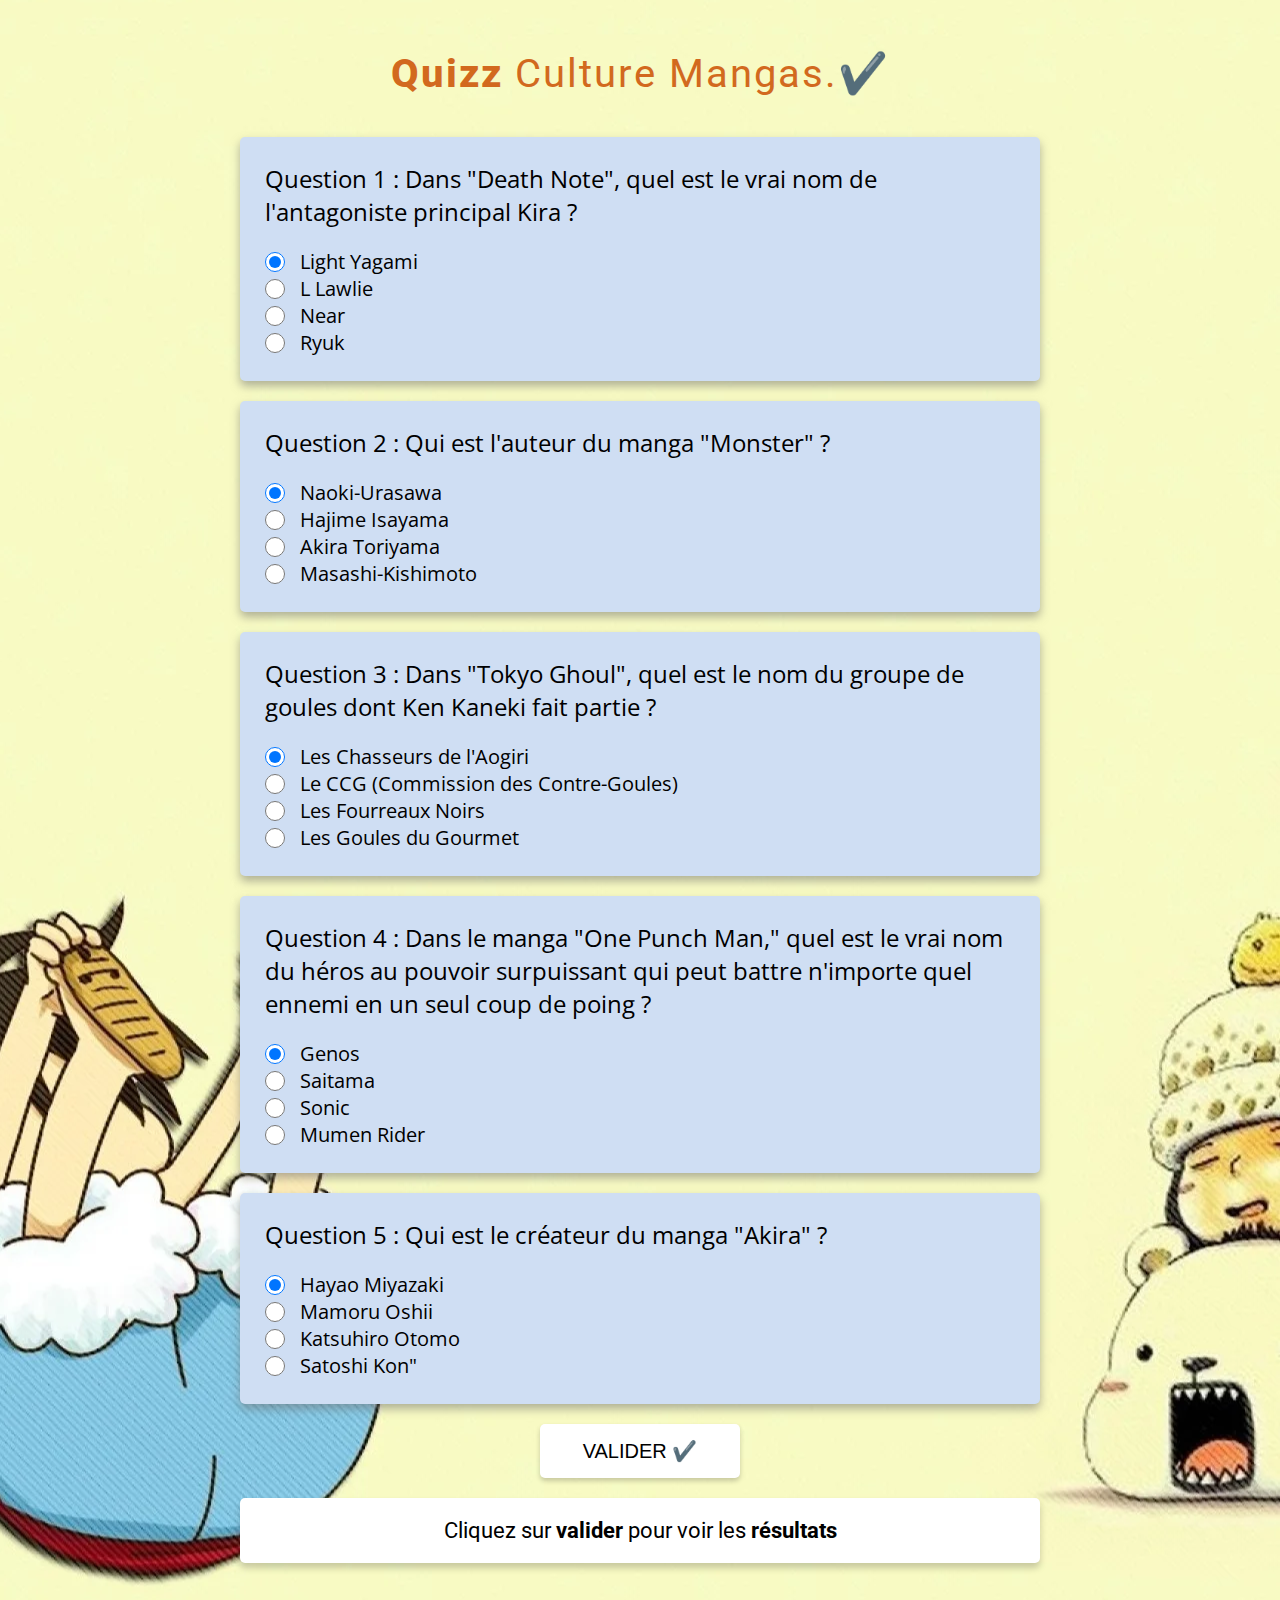
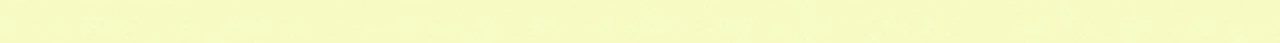
<file: index.html>
<!DOCTYPE html>
<html lang="fr">
  <head>
    <meta charset="UTF-8" />
    <meta name="viewport" content="width=device-width, initial-scale=1.0" />
    <title>Quizz JS</title>
    <link rel="stylesheet" href="/Quizz-style/style.css" />
    <link rel="preconnect" href="https://fonts.googleapis.com" />
    <link rel="preconnect" href="https://fonts.gstatic.com" crossorigin />
    <link href="https://fonts.googleapis.com/css2?family=Open+Sans:wght@300;400;500;600;700;800&family=Roboto:wght@100;300;400;500;700;900&display=swap" rel="stylesheet" />
  </head>
  <body>
    <h1><span>Quizz</span> Culture Mangas.✔️</h1>
    <div class="global-container">
      <form class="quiz-form">
        <div class="question-block">
          <h4>Question 1 : Dans "Death Note", quel est le vrai nom de l'antagoniste principal Kira ?</h4>
          <div><input type="radio" id="Light-Yagami" name="q1" value="a" checked /> <label for="Light-Yagami">Light Yagami</label></div>
          <div><input type="radio" id="L-Lawlie" name="q1" value="b" /> <label for=" L-Lawlie">L Lawlie</label></div>
          <div><input type="radio" id="Near" name="q1" value="c" /> <label for="Near">Near</label></div>
          <div><input type="radio" id="Ryuk" name="q1" value="d" /> <label for="Ryuk">Ryuk</label></div>
        </div>

        <div class="question-block">
          <h4>Question 2 : Qui est l'auteur du manga "Monster" ?</h4>
          <div><input type="radio" id="Naoki-Urasawa" name="q2" value="a" checked /> <label for="Naoki-Urasawa">Naoki-Urasawa</label></div>
          <div><input type="radio" id="Hajime-Isayama" name="q2" value="b" /> <label for="Hajime-Isayama">Hajime Isayama</label></div>
          <div><input type="radio" id="Akira-Toriyama" name="q2" value="c" /> <label for="Akira-Toriyama">Akira Toriyama</label></div>
          <div><input type="radio" id="Masashi-Kishimoto" name="q2" value="d" /> <label for="Masashi-Kishimoto">Masashi-Kishimoto</label></div>
        </div>
        <div class="question-block">
          <h4>Question 3 : Dans "Tokyo Ghoul", quel est le nom du groupe de goules dont Ken Kaneki fait partie ?</h4>
          <div><input type="radio" id=" Les Chasseurs de l'Aogiri" name="q3" value="a" checked /> <label for=" Les Chasseurs de l'Aogiri">Les Chasseurs de l'Aogiri</label></div>
          <div>
            <input type="radio" id="Le CCG (Commission des Contre-Goules)" name="q3" value="b" /> <label for="Le CCG (Commission des Contre-Goules)">Le CCG (Commission des Contre-Goules)</label>
          </div>
          <div><input type="radio" id="Les Fourreaux Noirs" name="q3" value="c" /> <label for="Les Fourreaux Noirs">Les Fourreaux Noirs</label></div>
          <div><input type="radio" id="Les Goules du Gourmet" name="q3" value="d" /> <label for="Les Goules du Gourmet">Les Goules du Gourmet</label></div>
        </div>
        <div class="question-block">
          <h4>Question 4 : Dans le manga "One Punch Man," quel est le vrai nom du héros au pouvoir surpuissant qui peut battre n'importe quel ennemi en un seul coup de poing ?</h4>
          <div><input type="radio" id="Genos" name="q4" value="a" checked /> <label for="Genos">Genos</label></div>
          <div><input type="radio" id="Saitama" name="q4" value="b" /> <label for="Saitama">Saitama</label></div>
          <div><input type="radio" id="Sonic" name="q4" value="c" /> <label for="Sonic">Sonic</label></div>
          <div><input type="radio" id=" Mumen Rider" name="q4" value="d" /> <label for="Mumen Rider">Mumen Rider</label></div>
        </div>
        <div class="question-block">
          <h4>Question 5 : Qui est le créateur du manga "Akira" ?</h4>
          <div><input type="radio" id="Hayao Miyazaki" name="q5" value="a" checked /> <label for="Hayao Miyazaki">Hayao Miyazaki</label></div>
          <div><input type="radio" id="Mamoru Oshii" name="q5" value="b" /> <label for="Mamoru Oshii">Mamoru Oshii</label></div>
          <div><input type="radio" id="Katsuhiro Otomo" name="q5" value="c" /> <label for=" Katsuhiro Otomo">Katsuhiro Otomo</label></div>
          <div><input type="radio" id="Satoshi Kon" name="q5" value="d" /> <label for="Satoshi Kon">Satoshi Kon"</label></div>
        </div>

        <button type="submit">VALIDER ✔️</button>
      </form>
      <div class="results">
        <h2>Cliquez sur <span>valider</span> pour voir les <span>résultats</span></h2>
        <p class="mark"></p>
        <p class="help"></p>
      </div>
    </div>
    <script src="/app.js"></script>
  </body>
</html>
</file>
<file: Quizz-style/style.css>
*,
::before,
::after {
  box-sizing: border-box;
  margin: 0;
  padding: 0;
}

body {
  min-height: 100vh;
  font-family: Open sans, sans-serif;
  background: url("/Quizz-style/wallpaper-mania.com_High_resolution_wallpaper_background_ID_77700099477.jpg");
  background-position: 40% 80%;
  padding: clamp(20px, 5vw, 50px) 20px 10px;
}

h1 {
  font-family: Roboto, sans-serif;
  font-size: 40px;
  margin-bottom: 40px;
  font-weight: 400;
  letter-spacing: 2px;
  text-align: center;
  color: chocolate;
}
h1 span {
  font-weight: 800;
}
.global-container {
  max-width: 800px;
  margin: 0 auto;
}

.question-block {
  padding: 25px;
  margin: 20px 0;
  border-radius: 5px;
  background: #cfdef3;
  box-shadow: 0 5px 10px rgba(104, 104, 104, 0.5);
}
.question-block h4 {
  font-size: 24px;
  font-weight: 400;
  margin-bottom: 20px;
}
.question-block > div {
  margin: 10 px 0;
  display: flex;
  align-items: center;
}
label,
input[type="radio"] {
  cursor: pointer;
}
.question-block label {
  font-size: 20px;
}

.question-block input[type="radio"] {
  width: 20px;
  height: 20px;
  margin-right: 15px;
}

form button {
  display: block;
  margin: 20px auto;
  border-radius: 5px;
  background: white;
  min-width: 200px;
  padding: 15px 5px;
  font-size: 20px;
  cursor: pointer;
  border: none;
  box-shadow: 0 3px 5px rgba(0, 0, 10, 0.2);
}
form button:hover {
  background: #fafafa;
}
.results {
  padding: 20px;
  margin: 10px 0px 70px;
  border-radius: 5px;
  box-shadow: 0 5px 7px rgba(0, 0, 10, 0.2);
  background: #fff;
}
.results h2 {
  font-size: 22px;
  font-family: Roboto, sans-serif;
  font-weight: 400;
}
.results h2 span {
  font-weight: 700;
}
.results h2,
.help {
  text-align: center;
}
.help,
.mark {
  margin-top: 20px;
  display: none;
}
.help {
  font-size: 20px;
}
.mark {
  font-family: Roboto, sans-serif;
  font-weight: 400;
  font-size: 25px;
  text-align: center;
}
.mark span {
  font-weight: 700;
}
</file>
